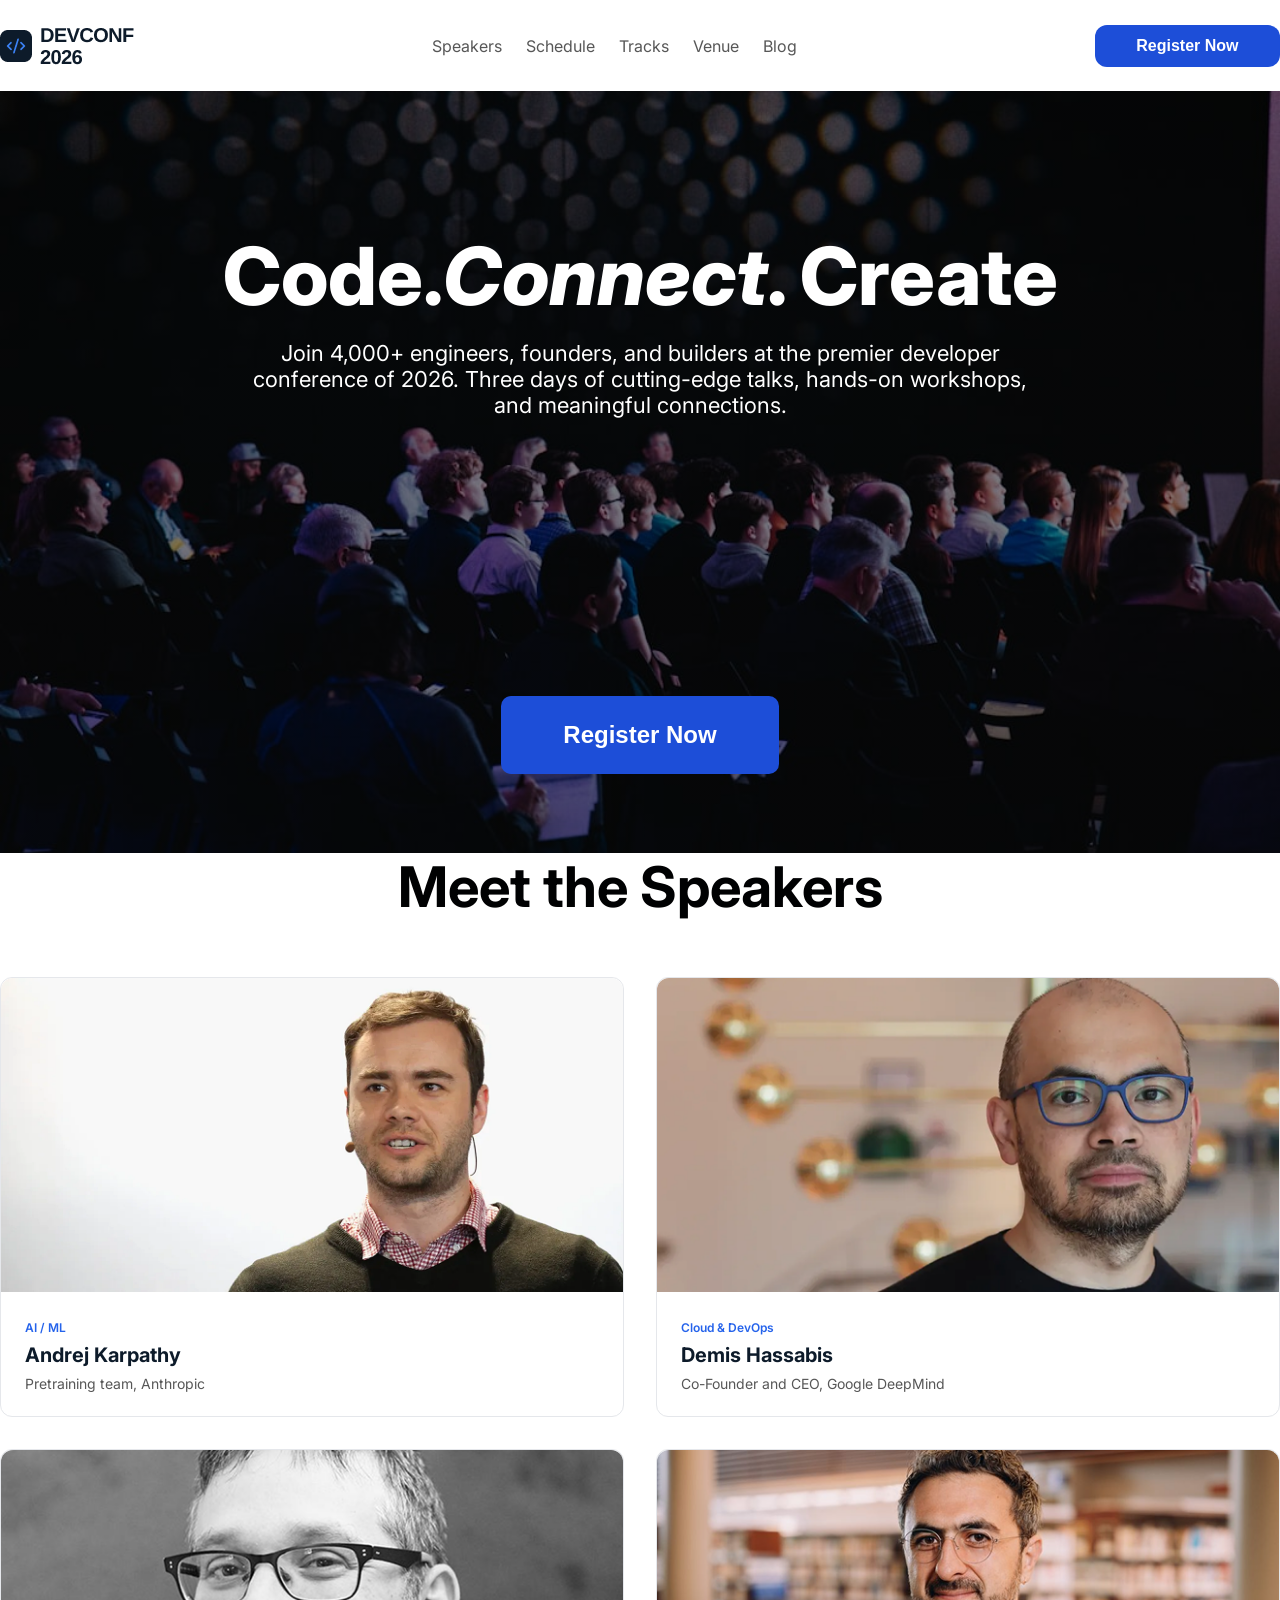
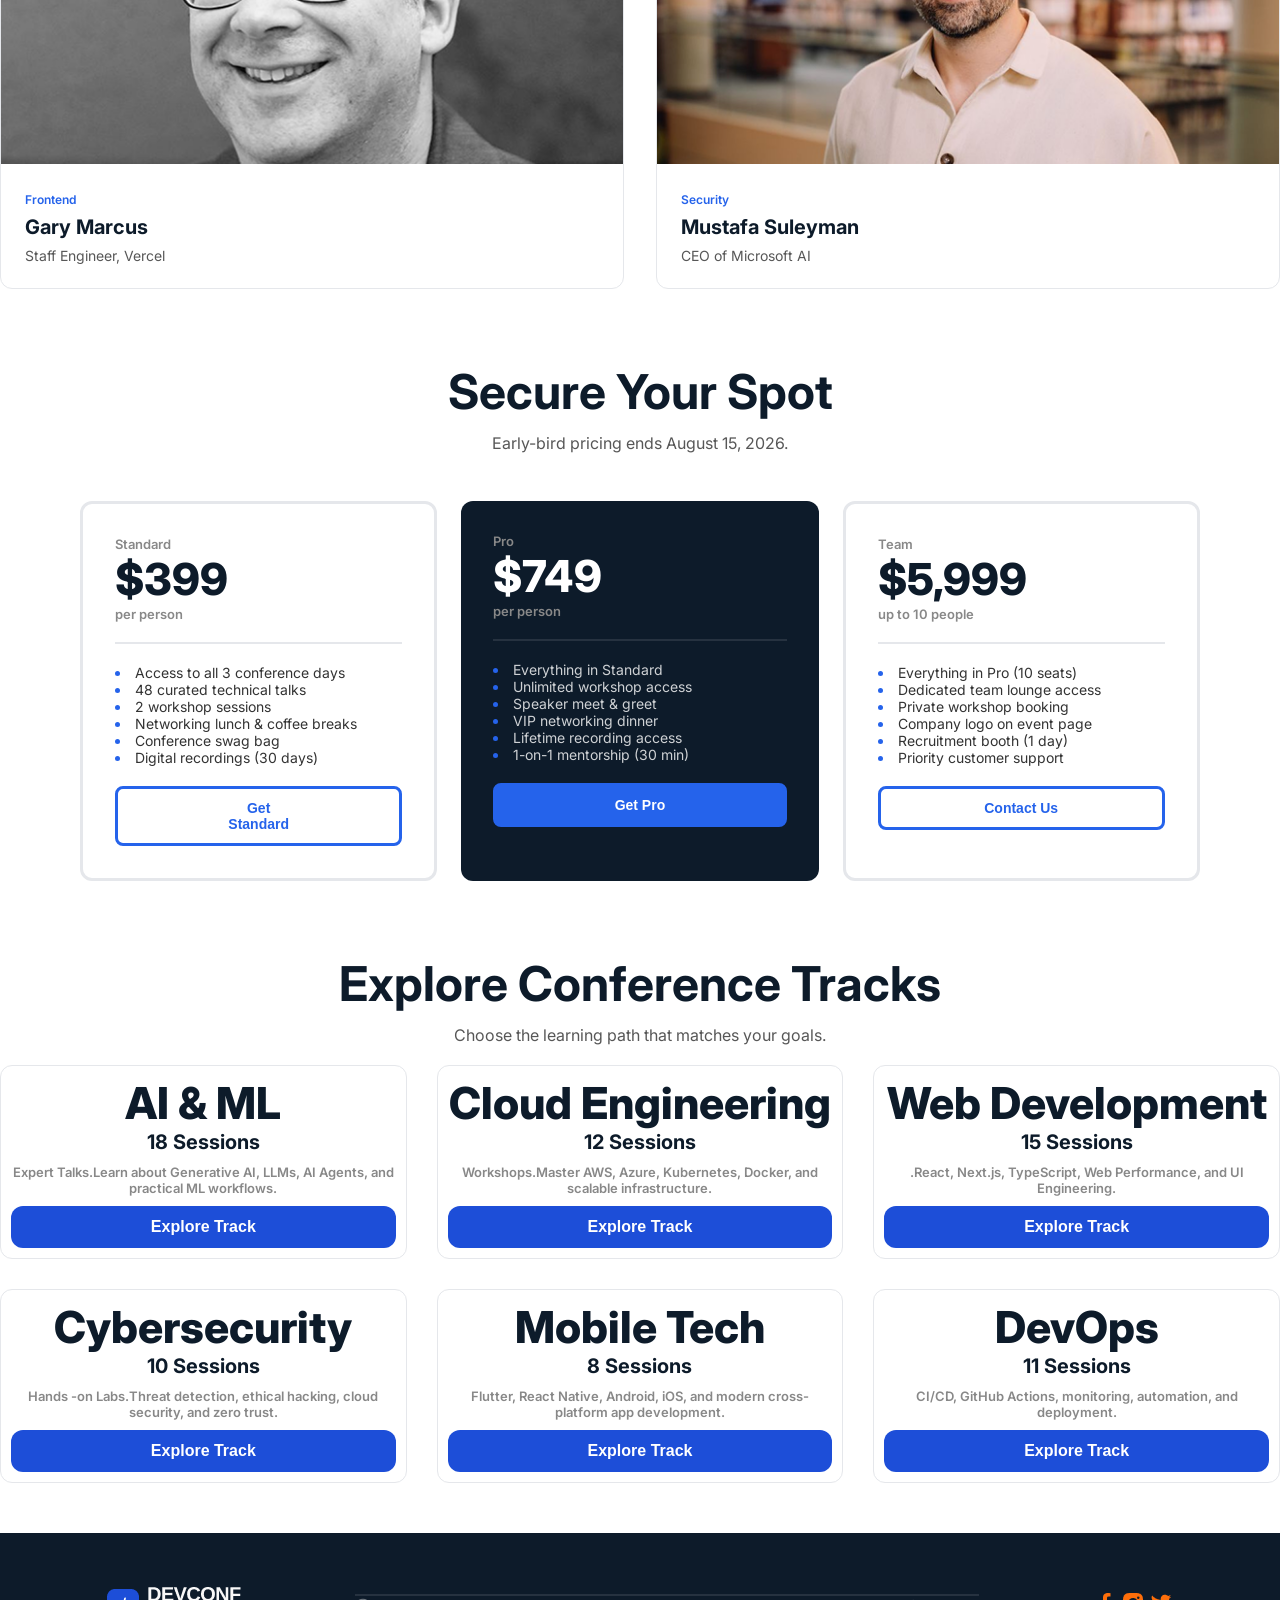
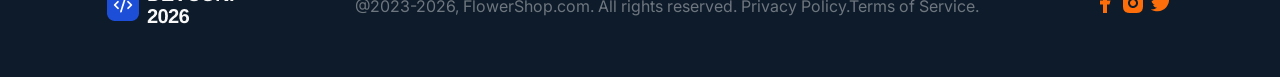
<file: index.html>
<!DOCTYPE html>
<html lang="en">
<head>
    <meta charset="UTF-8">
    <meta name="viewport" content="width=device-width, initial-scale=1.0">
    <title>DevConf</title>
    <link rel="stylesheet" href="./styles.css">
</head>
<body class="inter-normal">
    <nav>
        <div class="nav-pic">
            <img src="./assets/logo.png" alt="">
        </div>
        <div class="nav-middle">
            <ul>
                <li><a href="">Speakers</a></li>
                <li><a href="">Schedule</a></li>
                <li><a href="">Tracks</a></li>
                <li><a href="">Venue</a></li>
                <li><a href="">Blog</a></li>
            </ul>
        </div>
        <div >
             <button class="praimary-btn">Register Now</button>
        </div>             
    </nav>
     <header>
     <div class="header-container">
          <h1 class="header-tittle">Code.<span class="header-tittle-span">Connect</span>. Create</h1>
        <h5 class="header-description">Join 4,000+ engineers, founders, and builders at the premier developer <br>conference of 2026. Three days of cutting-edge talks, hands-on workshops,<br> and meaningful connections.</h5>
       <button class="header-btn">Register Now</button>
     </div>
    </header>
     <main>
        <!-- Meet-the-Speakers start -->
       <section  class="Meet-the-Speakers-section">
        
         <h1 class="speaker-header">Meet the Speakers</h1>
        <div class="speakers-container">
            <div class="speaker-content">
                <img src="./assets/andrej.png" alt="">
                <div class="speaker-info">
                    <h5 class="speaker-skill">AI / ML</h5>
                    <h4 class="speaker-name">Andrej Karpathy</h4>
                    <h5 class="speaker-position">Pretraining team, Anthropic</h5>
                </div>
            </div>
            <div class="speaker-content">
                <img src="./assets/demis.png" alt="">
               <div class="speaker-info">
                 <h5 class="speaker-skill">Cloud & DevOps</h5>
                <h4 class="speaker-name">Demis Hassabis</h4>
                <h5 class="speaker-position">Co-Founder and CEO, Google DeepMind</h5>
               </div>
            </div>
            <div class="speaker-content">
                <img src="./assets/gary.png" alt="">
                <div class="speaker-info">
                 <h5 class="speaker-skill">Frontend</h5>
                <h4 class="speaker-name">Gary Marcus</h4>
                <h5 class="speaker-position">Staff Engineer, Vercel</h5>
                </div>
            </div>
            <div class="speaker-content">
                <img src="./assets/mustafa.png" alt="">
                <div class="speaker-info">
                 <h5 class="speaker-skill">Security</h5>
                <h4 class="speaker-name">Mustafa Suleyman</h4>
                <h5 class="speaker-position">CEO of Microsoft AI</h5>
                </div>
            </div>
        </div>
       </section>
       <!--Meet-the-Speakers end -->
        <!-- start Secure Your Spot -->
         <section class="secure-your-spot-container">
           <div class="spot-text-content">
             <h2 class="spot-header">Secure Your Spot</h2>
            <h5 class="spot-description">Early-bird pricing ends August 15, 2026.</h5>
           </div>
           <div class="cards-container">
            <div class="card-content">
                <h5 class="card-top">Standard</h5>
                <h1 class="card-doller">$399</h1>
                <h5 class="card-third-line card-top">per person</h5>
                <hr>
                <ul>
                    <li>Access to all 3 conference days</li>
                    <li>48 curated technical talks</li>
                    <li>2 workshop sessions</li>
                    <li>Networking lunch & coffee breaks</li>
                    <li>Conference swag bag</li>
                    <li>Digital recordings (30 days)</li>
                </ul>
               
                 <button class="card-btn">Get Standard</button>
               
            </div>
            <div class="middle-card-content">
                <h5 class="card-top" >Pro</h5>
                <h1 class="middel-card-doller" >$749</h1>
                <h5 class="card-third-line card-top">per person</h5>
                <hr>
                <ul>
                    <li>Everything in Standard</li>
                    <li>Unlimited workshop access</li>
                    <li>Speaker meet & greet</li>
                    <li>VIP networking dinner</li>
                    <li>Lifetime recording access</li>
                    <li>1-on-1 mentorship (30 min)</li>
                </ul>
                <button class="middle-card-btn">Get Pro</button>
            </div>
            <div  class="card-content">
                 <h5 class="card-top">Team</h5>
                <h1 class="card-doller">$5,999</h1>
                <h5 class="card-third-line card-top">up to 10 people</h5>
                <hr>
                <ul>
                    <li>Everything in Pro (10 seats)</li>
                    <li>Dedicated team lounge access</li>
                    <li>Private workshop booking</li>
                    <li>Company logo on event page</li>
                    <li>Recruitment booth (1 day)</li>
                    <li>Priority customer support</li>
                </ul>
                <button class="card-btn">Contact Us</button>
            </div>
           </div>
         </section>
         <!-- Event Schedule -->
          <section class="secure-your-spot-container">
           <div class="spot-text-content">
            <h1 class="spot-header">Explore Conference Tracks</h1>
            <h5 class="spot-description">  Choose the learning path that matches your goals.</h5>
           </div>
                <div class="skills-cards">
                <div class="single-skill-card">
                <h2 class="card-doller">AI & ML</h2>
                <h4 class="speaker-name"> 18 Sessions</h4>
                <h4 class="card-top skill-description"> Expert Talks.Learn about Generative AI, LLMs, AI Agents, and practical ML workflows. </h4>
                <button class="praimary-btn explore-track">Explore Track</button>
                </div>
                <div class="single-skill-card">
                <h2 class="card-doller">Cloud Engineering</h2>
                <h4  class="speaker-name"> 12 Sessions</h4>
                <h4 class="card-top skill-description"> Workshops.Master AWS, Azure, Kubernetes, Docker, and scalable infrastructure. </h4>
                <button class="praimary-btn explore-track">Explore Track</button>
                </div>
                 <div class="single-skill-card">
                <h2 class="card-doller"> Web Development</h2>
                <h4 class="speaker-name"> 15 Sessions</h4>
                <h4  class="card-top skill-description">.React, Next.js, TypeScript, Web Performance, and UI Engineering. </h4>
                <button class="praimary-btn explore-track">Explore Track</button>
                </div>
                <div  class="single-skill-card">
                <h2 class="card-doller">Cybersecurity</h2>
                <h4 class="speaker-name"> 10 Sessions</h4>
                <h4 class="card-top skill-description"> Hands -on Labs.Threat detection, ethical hacking, cloud security, and zero trust.</h4>
                <button class="praimary-btn explore-track">Explore Track</button>
                </div>
                 <div  class="single-skill-card">
                <h2 class="card-doller">Mobile Tech</h2>
                <h4 class="speaker-name"> 8 Sessions</h4>
                <h4 class="card-top skill-description"> Flutter, React Native, Android, iOS, and modern cross-platform app development. </h4>
                <button class="praimary-btn explore-track">Explore Track</button>
                </div>
                <div  class="single-skill-card">
                <h2 class="card-doller">DevOps</h2>
                <h4 class="speaker-name"> 11 Sessions</h4>
                <h4 class="card-top skill-description">CI/CD, GitHub Actions, monitoring, automation, and deployment.</h4>
                <button class="praimary-btn explore-track">Explore Track</button>
                </div>
                </div>
          </section>
    </main>
     <footer>
       <section class="footer-section">
         <img src="./assets/footer-logo.png" alt="">
           <div class="footer-middle-part">
             <hr>
            <small>@2023-2026, FlowerShop.com. All rights reserved. Privacy Policy.Terms of Service.</small>
        </div>
            <div>
            <a href=""><img src="./assets/facebook.png" alt=""></a>
            <a href=""><img src="./assets/insta.png" alt=""></a>
            <a href=""><img src="./assets/twitter.png" alt=""></a>
            </div>
       </section>
    </footer>
</body>
</html>
</file>
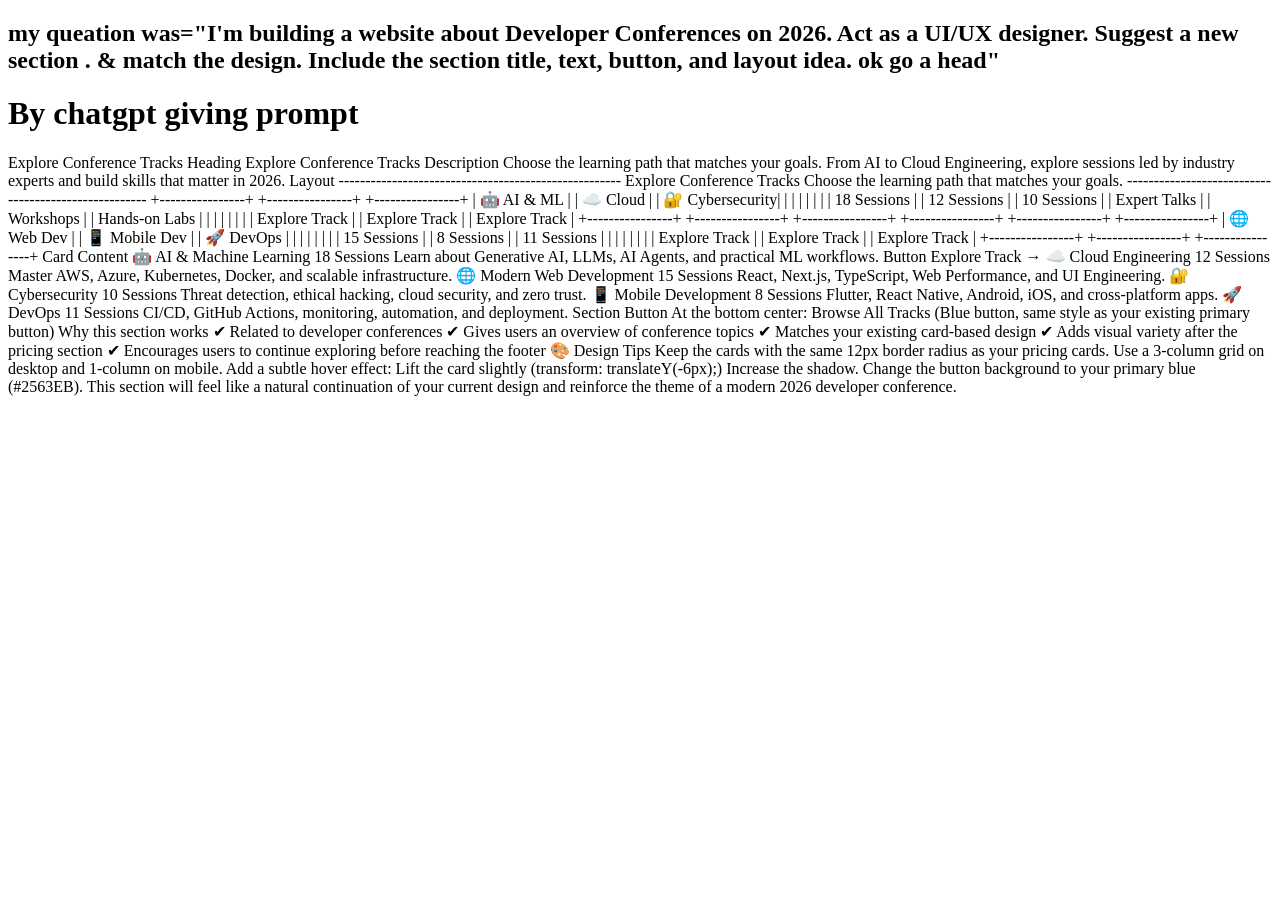
<file: chatgpt AI prompt/chartgpt al prompt.html>
<!DOCTYPE html>
<html lang="en">
<head>
    <meta charset="UTF-8">
    <meta name="viewport" content="width=device-width, initial-scale=1.0">
    <title>Document</title>
</head>
<body>
    <h2>my  queation was="I'm building a website about Developer Conferences on 2026.  Act as a UI/UX designer. Suggest a new section . & match the design. Include the section title, text, button, and layout idea.   ok go a head"</h2>
    
<h1> By chatgpt giving prompt </h1>

Explore Conference Tracks
Heading
Explore Conference Tracks
Description

Choose the learning path that matches your goals. From AI to Cloud Engineering, explore sessions led by industry experts and build skills that matter in 2026.

Layout
-----------------------------------------------------
            Explore Conference Tracks

  Choose the learning path that matches your goals.
-----------------------------------------------------

+----------------+  +----------------+  +----------------+
| 🤖 AI & ML     |  | ☁️ Cloud       |  | 🔐 Cybersecurity|
|                |  |                |  |                |
| 18 Sessions    |  | 12 Sessions    |  | 10 Sessions    |
| Expert Talks   |  | Workshops      |  | Hands-on Labs  |
|                |  |                |  |                |
| Explore Track  |  | Explore Track  |  | Explore Track  |
+----------------+  +----------------+  +----------------+

+----------------+  +----------------+  +----------------+
| 🌐 Web Dev     |  | 📱 Mobile Dev  |  | 🚀 DevOps      |
|                |  |                |  |                |
| 15 Sessions    |  | 8 Sessions     |  | 11 Sessions    |
|                |  |                |  |                |
| Explore Track  |  | Explore Track  |  | Explore Track  |
+----------------+  +----------------+  +----------------+
Card Content
🤖 AI & Machine Learning

18 Sessions

Learn about Generative AI, LLMs, AI Agents, and practical ML workflows.

Button

Explore Track →

☁️ Cloud Engineering

12 Sessions

Master AWS, Azure, Kubernetes, Docker, and scalable infrastructure.

🌐 Modern Web Development

15 Sessions

React, Next.js, TypeScript, Web Performance, and UI Engineering.

🔐 Cybersecurity

10 Sessions

Threat detection, ethical hacking, cloud security, and zero trust.

📱 Mobile Development

8 Sessions

Flutter, React Native, Android, iOS, and cross-platform apps.

🚀 DevOps

11 Sessions

CI/CD, GitHub Actions, monitoring, automation, and deployment.

Section Button

At the bottom center:

Browse All Tracks

(Blue button, same style as your existing primary button)

Why this section works
✔ Related to developer conferences
✔ Gives users an overview of conference topics
✔ Matches your existing card-based design
✔ Adds visual variety after the pricing section
✔ Encourages users to continue exploring before reaching the footer
🎨 Design Tips
Keep the cards with the same 12px border radius as your pricing cards.
Use a 3-column grid on desktop and 1-column on mobile.
Add a subtle hover effect:
Lift the card slightly (transform: translateY(-6px);)
Increase the shadow.
Change the button background to your primary blue (#2563EB).

This section will feel like a natural continuation of your current design and reinforce the theme of a modern 2026 developer conference.
</body>
</html>
</file>
<file: styles.css>
@import url('https://fonts.googleapis.com/css2?family=Inter:ital,opsz,wght@0,14..32,100..900;1,14..32,100..900&display=swap');

.inter-normal {
  font-family: "Inter", sans-serif;
  font-optical-sizing: auto;
  font-style: normal;
}
*{
    margin: 0px;
    padding: 0px; 
}
/* nav bar styles start */
nav{
    max-width: 1320px;
    margin: 23.5px auto;
    display: flex; 
    justify-content: space-between; 
    align-items: center;
}
.nav-pic{
  display: flex;
  align-items: center;
}
.nav-middle ul{
    display: flex;
    align-items: center;
    list-style: none;
    gap: 24px;  
}
.nav-middle ul li{
     font-size: 1rem;
     font-weight: 400;
}
.nav-middle ul a{
     text-decoration: none;
     color: #575757;
}
.praimary-btn{
    background-color:#1D4ED8 ;
    border-radius: 12px;
    color: white;
    padding: 12px 41.5px;
    font-size: 1rem;
    font-weight: 700;
    border: none;
}
/* nav bar styles end */


/* header styles start */
header{
    max-width: 1551px;
    margin: 0px auto;
    background-image:   linear-gradient(rgba(0,0,0,.5), rgba(0,0,0,.5)), url(./assets/banner.jpg);
    background-repeat: no-repeat;
    background-position: center ;
    background-size: cover;   
}
.header-container{
    display: flex;
    flex-direction: column;
    justify-content: center;
    align-items: center;
}
.header-tittle{
    font-size: 5rem;
    font-weight: 800;
    color: white;
    text-align: center;
    margin-top: 136px;
}
.header-tittle-span{
    font-style: italic;
}
.header-description{
    font-weight: 400;
    color: white;
    font-size: 1.375rem;
    text-align: center;
    margin-top: 16px;
    margin-bottom: 278px; 
}
.header-btn{
     background-color:#1D4ED8 ;
    border-radius: 10px;
    color: white;
    padding: 25px 62.5px;
    font-size: 1.5rem;
    font-weight: 700;
    border: none;
    margin-bottom: 79px;
    text-align: center;
}
/* header styles end */


/* meet the speaker styles start */
.Meet-the-Speakers-section{
    max-width: 1440px;
    margin: 0px auto; 
}
.speaker-header{
    font-size: 3.5rem;
    font-weight: 700;
    color:#000102 ;
    padding-bottom: 56px;
    text-align: center;
}
.speakers-container{
    display: grid;
    grid-template-columns: repeat(2,1fr);
    gap: 32px; 
}
.speaker-content{
    border:0.5px solid #E5E7EB;
    border-radius: 12px;
}
.speakers-container img{
    width: 100%;
    border-radius: 12px 12px 0px 0px;   
}
.speaker-info{
    padding: 24px;
}
.speaker-skill{
    font-size:0.75rem ;
    font-weight: 600;
    color: #2563EB;
    margin-bottom: 8px;
}
.speaker-name{
    font-size:1.25rem ;
    font-weight: 700;
    color:#0D1B2A ;
    margin-bottom: 8px;
}
.speaker-position{
    font-size:0.875rem ;
    font-weight: 400;
    color:#575757 ;
}
/*  meet the speaker styles end */


/* Secure Your Spot start */
.secure-your-spot-container{
    max-width: 1320px;
    margin: 73px auto 50px auto;  
}
.spot-text-content{
    display: flex;
    flex-direction: column;
    align-items: center;
    gap: 12px;
}
.spot-header{
    font-size: 3rem;
    font-weight: 700;
    color:#0D1B2A;
}
.spot-description{
    font-size: 1rem;
    font-weight: 400;
    color:rgba(87, 87, 87, 1) ;
}
.cards-container{
    display: grid;
    grid-template-columns: repeat(3,1fr);
    gap: 24px;
    margin: 48px 80.2px 0px 80.02px;
}
.card-content{
    padding: 32px;
    border-radius: 12px;
    border: solid #E5E7EB;
}
.card-content hr{
    border: 1px solid #E5E7EB; 
}
.card-content ul{
    margin-top: 20px;
}
.card-content ul li{
    font-size:0.875rem ;
    font-weight: 400;
    color: #333333;
    list-style-position: inside;
}
.card-content ul li::marker{
    color: #2563EB;
}
.card-top{
    font-size:0.8125rem ;
    font-weight: 600;
    color: #888888;
}
.card-doller{
    color: #0D1B2A;
    font-size:2.75rem ;
    font-weight: 800;
}
.card-third-line{
    margin-bottom: 20px;
}
.card-btn{
    background-color: white;
    border-radius: 8px;
    border: solid #2563EB;
    font-size:0.875rem ;
    font-weight: 600;
    color: #2563EB;
    padding: 11px 100px;
    margin-top: 20px;
    width: 100%;
}
.middle-card-content{
    padding: 32px;
    border-radius: 12px;
    background-color: #0D1B2A;
}
.middle-card-content hr{
    border:.5px solid rgba(255, 255, 255, 0.1);
}
.middle-card-content ul{
    margin-top: 20px;
}
.middel-card-doller{
     color: white;
    font-size:2.75rem ;
    font-weight: 800;
}
.middle-card-content ul li{
    font-size:0.875rem ;
    font-weight: 400;
    color: rgba(255, 255, 255, 0.8);
    list-style-position: inside;
}
.middle-card-content ul li::marker{
    color: #2563EB;
}
.middle-card-btn{
     background-color: #2563EB;
    border-radius: 8px;
    border: solid #2563EB;
    font-size:0.875rem ;
    font-weight: 600;
    color: white;
    padding: 11px 106.33px;
    margin-top: 20px;
    width: 100%;
}
 /* Secure Your Spot end */


 /* Event Schedule start*/
    .skills-cards{
        display: grid;
        grid-template-columns: repeat(3,1fr);
        gap: 30px;
        margin-top: 20px;
    }
    .single-skill-card{
        padding: 10px;
        border:   0.5px solid #E5E7EB;
        border-radius: 12px;
        text-align: center;
    }
    .skill-description{
        margin-top: 10px;
    }
    .explore-track{
        width: 100%;
        margin-top: 10px;
    }
 /* Event Schedule end */


 /* footer-start */
 footer{
    max-width: 1551px;
    margin: 0px auto;
    background-color: #0D1B2A;
 }
 .footer-section{
    display: flex;
    justify-content: space-around;
    align-items: center;
    padding: 50px;
 }
 .footer-section hr{
     border:.5px solid rgba(255, 255, 255, 0.1);
 }
 .footer-section small{
    font-size: 1rem;
    font-weight: 400;
    color: rgba(255, 255, 255, 0.4);
 }
 .footer-middle-part{
    display: flex;
    flex-direction: column;
 }
 /* footer styles end */
</file>
